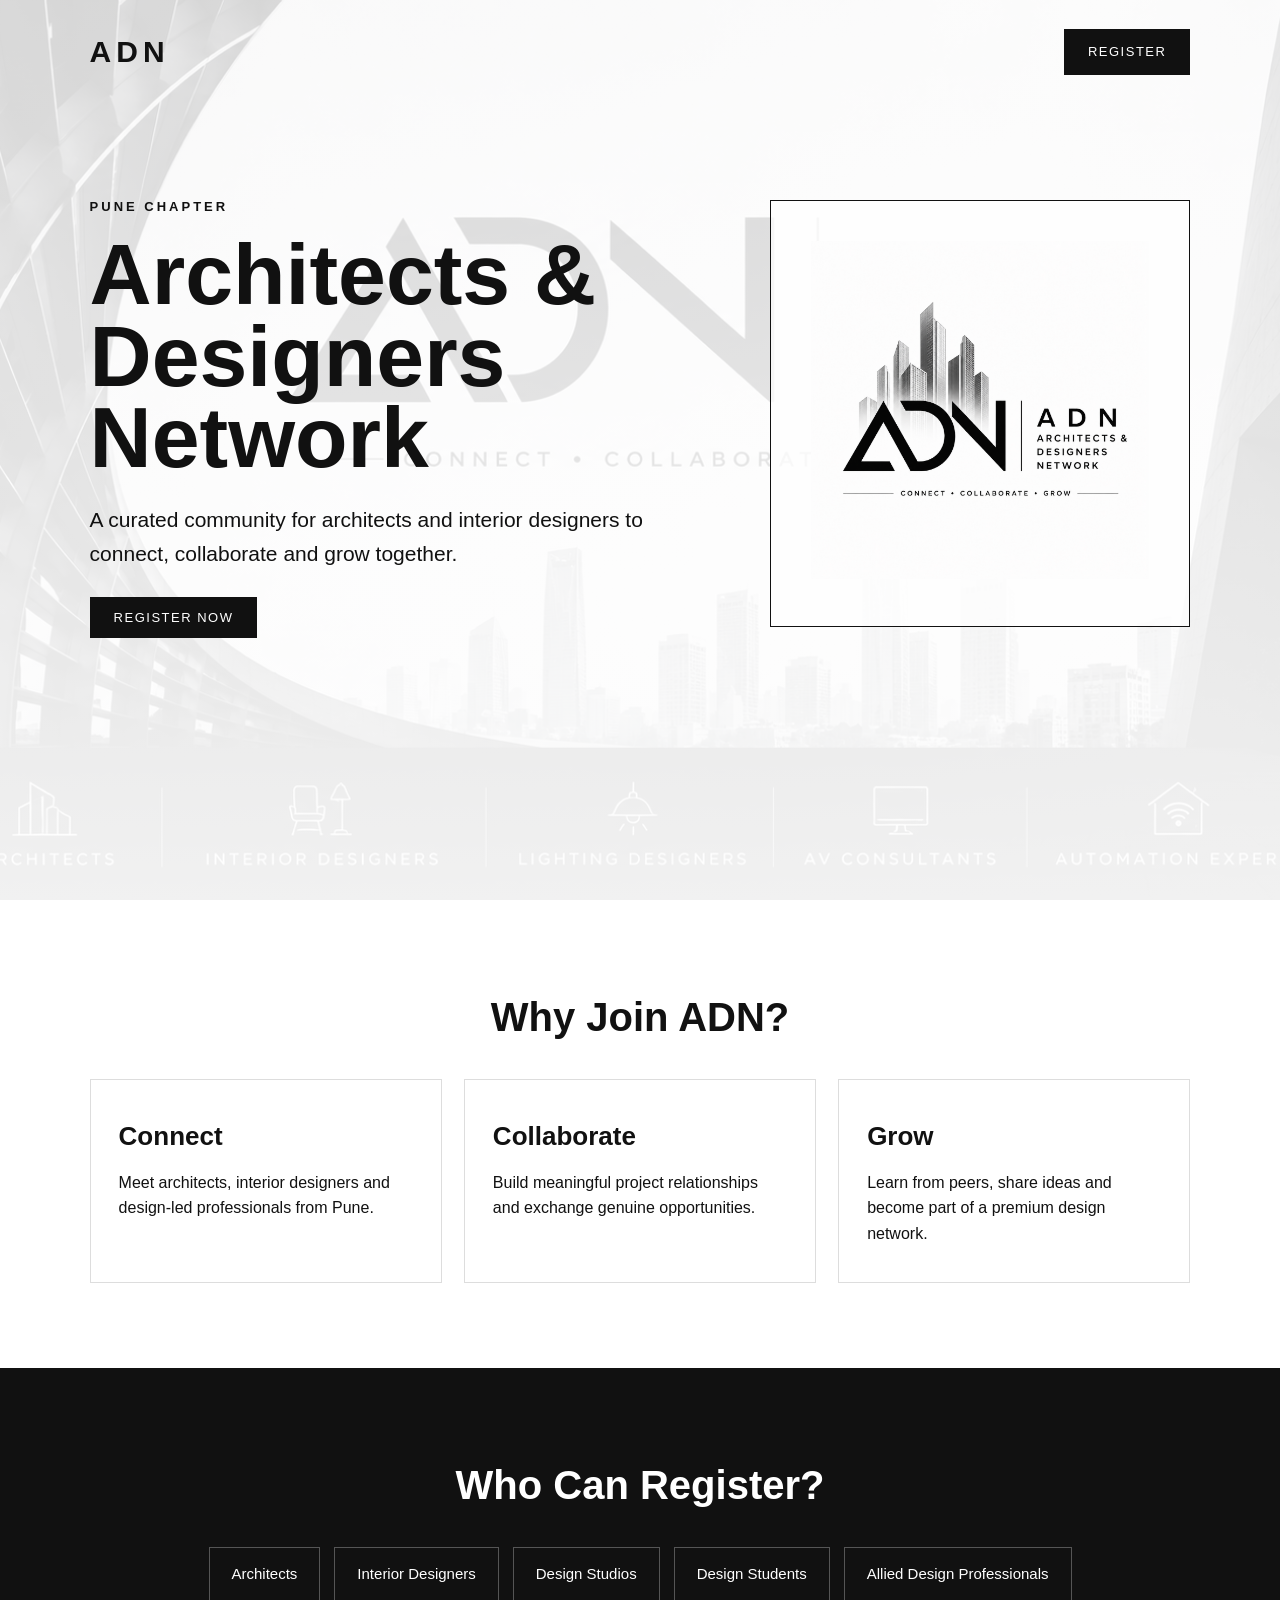
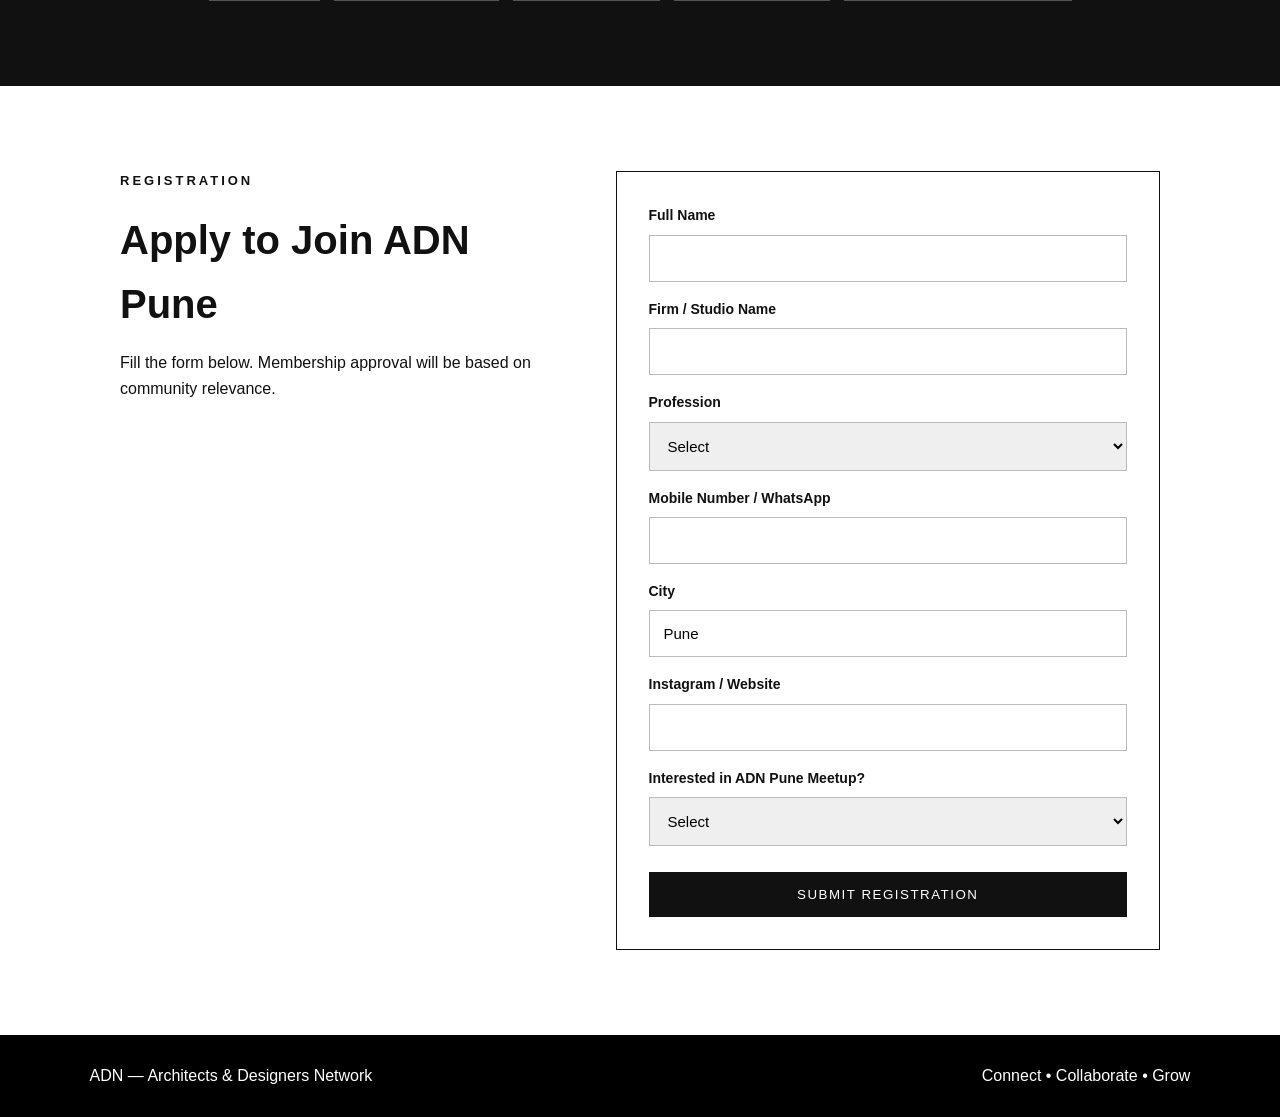
<file: index.html>
<!DOCTYPE html>
<html lang="en">
<head>
  <meta charset="UTF-8" />
  <meta name="viewport" content="width=device-width, initial-scale=1.0" />
  <title>ADN Pune | Architects & Designers Network</title>
  <link rel="stylesheet" href="styles.css" />
</head>
<body>
  <header class="hero">
    <nav>
      <div class="brand">ADN</div>
      <a href="#register" class="nav-btn">Register</a>
    </nav>

    <div class="hero-grid">
      <div class="hero-copy">
        <p class="eyebrow">Pune Chapter</p>
        <h1>Architects & Designers Network</h1>
        <p class="subtitle">A curated community for architects and interior designers to connect, collaborate and grow together.</p>
        <a href="#register" class="btn">Register Now</a>
      </div>
      <div class="hero-card">
        <img src="./logo.png" alt="ADN Logo" />
      </div>
    </div>
  </header>

  <section class="section">
    <h2>Why Join ADN?</h2>
    <div class="cards">
      <div class="card">
        <h3>Connect</h3>
        <p>Meet architects, interior designers and design-led professionals from Pune.</p>
      </div>
      <div class="card">
        <h3>Collaborate</h3>
        <p>Build meaningful project relationships and exchange genuine opportunities.</p>
      </div>
      <div class="card">
        <h3>Grow</h3>
        <p>Learn from peers, share ideas and become part of a premium design network.</p>
      </div>
    </div>
  </section>

  <section class="section dark">
    <h2>Who Can Register?</h2>
    <div class="tags">
      <span>Architects</span>
      <span>Interior Designers</span>
      <span>Design Studios</span>
      <span>Design Students</span>
      <span>Allied Design Professionals</span>
    </div>
  </section>

  <section id="register" class="section register">
    <div class="form-wrap">
      <div>
        <p class="eyebrow">Registration</p>
        <h2>Apply to Join ADN Pune</h2>
        <p>Fill the form below. Membership approval will be based on community relevance.</p>
      </div>

      <form action="https://formspree.io/f/YOUR_FORM_ID" method="POST">
        <label>Full Name
          <input type="text" name="full_name" required />
        </label>

        <label>Firm / Studio Name
          <input type="text" name="firm_name" required />
        </label>

        <label>Profession
          <select name="profession" required>
            <option value="">Select</option>
            <option>Architect</option>
            <option>Interior Designer</option>
            <option>Architect & Interior Designer</option>
            <option>Design Student</option>
            <option>Other</option>
          </select>
        </label>

        <label>Mobile Number / WhatsApp
          <input type="tel" name="mobile" required />
        </label>

        <label>City
          <input type="text" name="city" value="Pune" required />
        </label>

        <label>Instagram / Website
          <input type="text" name="website" />
        </label>

        <label>Interested in ADN Pune Meetup?
          <select name="meetup_interest" required>
            <option value="">Select</option>
            <option>Yes</option>
            <option>Maybe</option>
            <option>No</option>
          </select>
        </label>

        <button type="submit">Submit Registration</button>
<!--        <p class="note">Replace YOUR_FORM_ID with your Formspree ID, or connect this form to your backend.</p>-->
      </form>
    </div>
  </section>

  <footer>
    <p>ADN — Architects & Designers Network</p>
    <p>Connect • Collaborate • Grow</p>
  </footer>
</body>
</html>
</file>
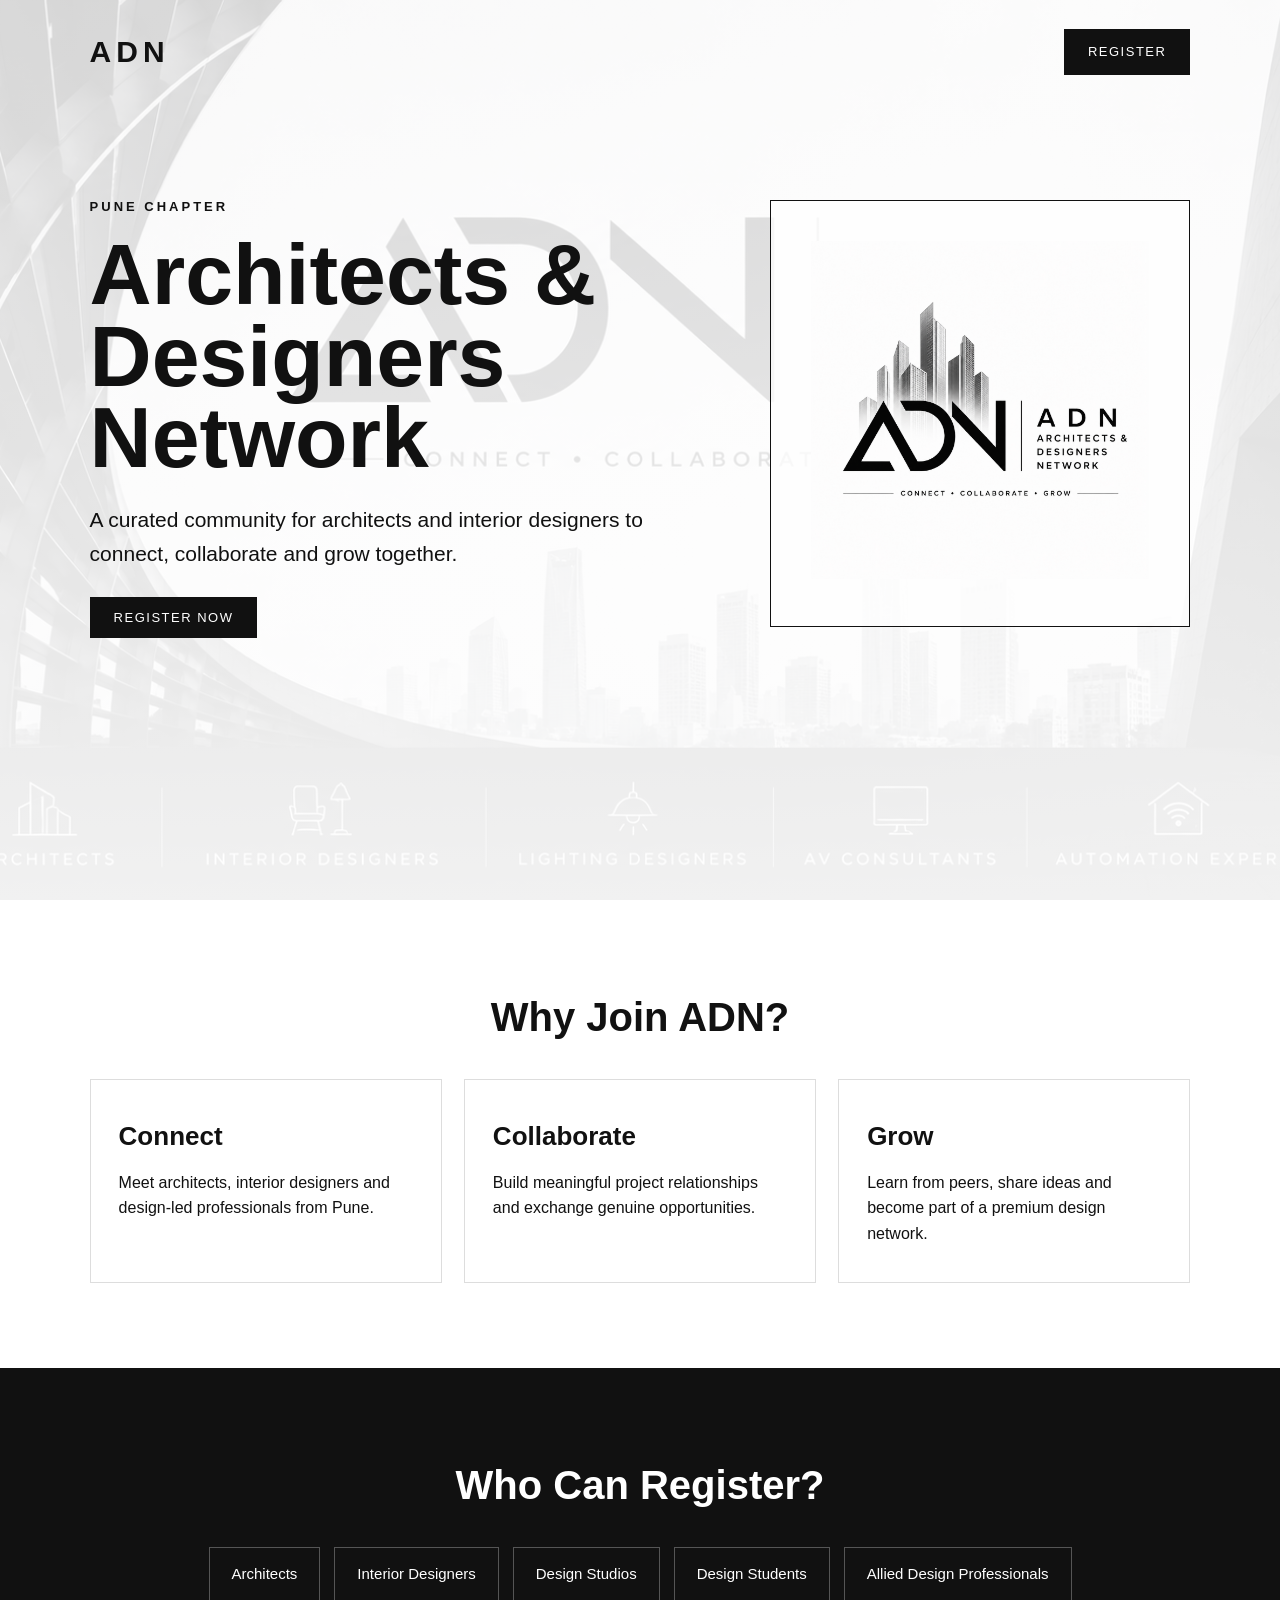
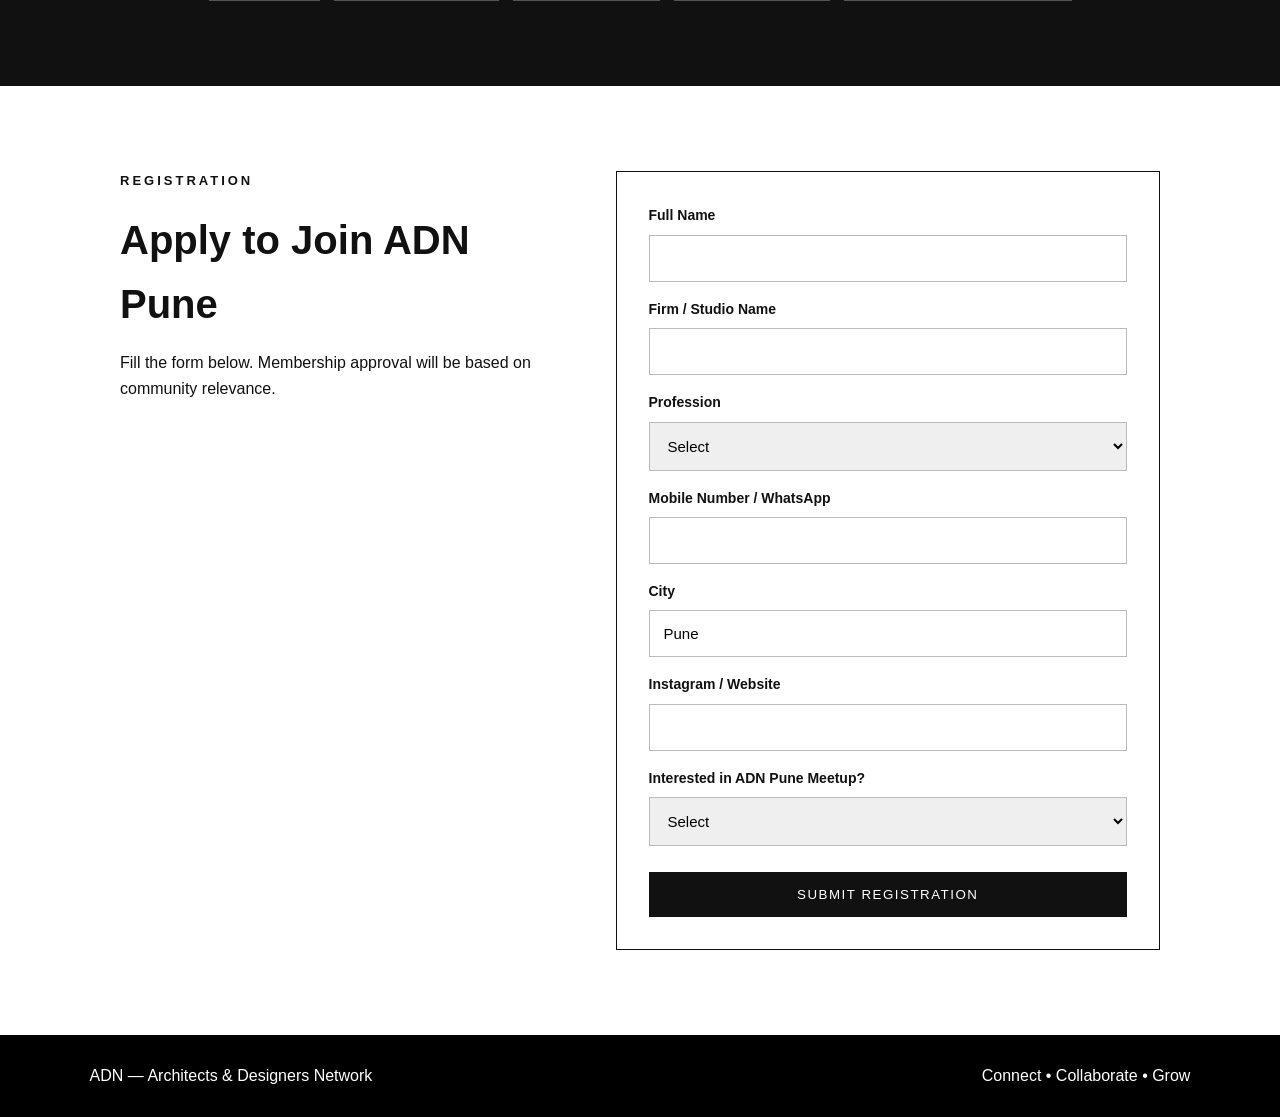
<file: template.html>
<!DOCTYPE html>
<html lang="en">
<head>
  <meta charset="UTF-8" />
  <meta name="viewport" content="width=device-width, initial-scale=1.0" />
  <title>ADN Pune | Architects & Designers Network</title>
  <link rel="stylesheet" href="styles.css" />
</head>
<body>
  <header class="hero">
    <nav>
      <div class="brand">ADN</div>
      <a href="#register" class="nav-btn">Register</a>
    </nav>

    <div class="hero-grid">
      <div class="hero-copy">
        <p class="eyebrow">Pune Chapter</p>
        <h1>Architects & Designers Network</h1>
        <p class="subtitle">A curated community for architects and interior designers to connect, collaborate and grow together.</p>
        <a href="#register" class="btn">Register Now</a>
      </div>
      <div class="hero-card">
        <img src="./logo.png" alt="ADN Logo" />
      </div>
    </div>
  </header>

  <section class="section">
    <h2>Why Join ADN?</h2>
    <div class="cards">
      <div class="card">
        <h3>Connect</h3>
        <p>Meet architects, interior designers and design-led professionals from Pune.</p>
      </div>
      <div class="card">
        <h3>Collaborate</h3>
        <p>Build meaningful project relationships and exchange genuine opportunities.</p>
      </div>
      <div class="card">
        <h3>Grow</h3>
        <p>Learn from peers, share ideas and become part of a premium design network.</p>
      </div>
    </div>
  </section>

  <section class="section dark">
    <h2>Who Can Register?</h2>
    <div class="tags">
      <span>Architects</span>
      <span>Interior Designers</span>
      <span>Design Studios</span>
      <span>Design Students</span>
      <span>Allied Design Professionals</span>
    </div>
  </section>

  <section id="register" class="section register">
    <div class="form-wrap">
      <div>
        <p class="eyebrow">Registration</p>
        <h2>Apply to Join ADN Pune</h2>
        <p>Fill the form below. Membership approval will be based on community relevance.</p>
      </div>

      <form action="https://formspree.io/f/YOUR_FORM_ID" method="POST">
        <label>Full Name
          <input type="text" name="full_name" required />
        </label>

        <label>Firm / Studio Name
          <input type="text" name="firm_name" required />
        </label>

        <label>Profession
          <select name="profession" required>
            <option value="">Select</option>
            <option>Architect</option>
            <option>Interior Designer</option>
            <option>Architect & Interior Designer</option>
            <option>Design Student</option>
            <option>Other</option>
          </select>
        </label>

        <label>Mobile Number / WhatsApp
          <input type="tel" name="mobile" required />
        </label>

        <label>City
          <input type="text" name="city" value="Pune" required />
        </label>

        <label>Instagram / Website
          <input type="text" name="website" />
        </label>

        <label>Interested in ADN Pune Meetup?
          <select name="meetup_interest" required>
            <option value="">Select</option>
            <option>Yes</option>
            <option>Maybe</option>
            <option>No</option>
          </select>
        </label>

        <button type="submit">Submit Registration</button>
<!--        <p class="note">Replace YOUR_FORM_ID with your Formspree ID, or connect this form to your backend.</p>-->
      </form>
    </div>
  </section>

  <footer>
    <p>ADN — Architects & Designers Network</p>
    <p>Connect • Collaborate • Grow</p>
  </footer>

  <script>
    document.addEventListener('DOMContentLoaded', () => {
      const form = document.querySelector('form');
      if (!form) return;

      form.addEventListener('submit', async (event) => {
        // Intercept standard HTML form navigation redirect
        event.preventDefault();

        const submitBtn = form.querySelector('button[type="submit"]');
        const originalText = submitBtn.textContent;
        submitBtn.disabled = true;
        submitBtn.textContent = 'Submitting...';

        // Extract input fields into a key-value data object
        const formData = new FormData(form);
        const data = Object.fromEntries(formData.entries());

        // Attach CSRF Token from meta tags if injected by server
        const csrfMeta = document.querySelector('meta[name="csrf-token"]');
        if (csrfMeta) {
          data.csrf_token = csrfMeta.getAttribute('content');
        }

        try {
          const response = await fetch('/api/register', {
            method: 'POST',
            headers: {
              'Content-Type': 'application/json',
              'Accept': 'application/json'
            },
            body: JSON.stringify(data)
          });

          const result = await response.json();

          if (response.ok) {
            showToast(result.message || 'Registration submitted successfully!', '#10b981');
            form.reset();
          } else {
            showToast(result.error || 'Submission failed. Please try again.', '#ef4444');
          }
        } catch (error) {
          console.error('[AJAX Error] Submission request failed:', error);
          showToast('Connection error. Please check your network and try again.', '#ef4444');
        } finally {
          submitBtn.disabled = false;
          submitBtn.textContent = originalText;
        }
      });

      function showToast(message, bgColor) {
        const toast = document.createElement('div');
        toast.style.position = 'fixed';
        toast.style.bottom = '24px';
        toast.style.right = '24px';
        toast.style.backgroundColor = bgColor;
        toast.style.color = '#ffffff';
        toast.style.padding = '14px 22px';
        toast.style.borderRadius = '6px';
        toast.style.boxShadow = '0 10px 15px -3px rgba(0,0,0,0.1), 0 4px 6px -2px rgba(0,0,0,0.05)';
        toast.style.fontFamily = 'system-ui, -apple-system, sans-serif';
        toast.style.fontSize = '14px';
        toast.style.fontWeight = '500';
        toast.style.zIndex = '9999';
        toast.style.transition = 'opacity 0.4s ease, transform 0.4s ease';
        toast.style.transform = 'translateY(20px)';
        toast.style.opacity = '0';
        toast.textContent = message;
        
        document.body.appendChild(toast);
        
        requestAnimationFrame(() => {
          toast.style.opacity = '1';
          toast.style.transform = 'translateY(0)';
        });

        setTimeout(() => {
          toast.style.opacity = '0';
          toast.style.transform = 'translateY(20px)';
          setTimeout(() => toast.remove(), 400);
        }, 4500);
      }
    });
  </script>
</body>
</html>
</file>
<file: styles.css>
* {
  box-sizing: border-box;
  margin: 0;
  padding: 0;
}

body {
  font-family: Arial, Helvetica, sans-serif;
  color: #111;
  background: #fff;
  line-height: 1.6;
}

.hero {
  min-height: 100vh;
  padding: 28px 7%;
  background: linear-gradient(rgba(255,255,255,.84), rgba(255,255,255,.94)), url('./cover.png') center/cover no-repeat;
}

nav {
  display: flex;
  justify-content: space-between;
  align-items: center;
}

.brand {
  font-size: 30px;
  font-weight: 900;
  letter-spacing: 5px;
}

.nav-btn, .btn {
  background: #111;
  color: #fff;
  padding: 13px 24px;
  text-decoration: none;
  text-transform: uppercase;
  font-size: 13px;
  letter-spacing: 1.5px;
}

.hero-grid {
  min-height: 75vh;
  display: grid;
  grid-template-columns: 1.2fr .8fr;
  gap: 50px;
  align-items: center;
}

.eyebrow {
  text-transform: uppercase;
  letter-spacing: 3px;
  font-size: 13px;
  margin-bottom: 16px;
  font-weight: 700;
}

h1 {
  font-size: clamp(46px, 7vw, 86px);
  line-height: .95;
  margin-bottom: 24px;
}

.subtitle {
  font-size: 21px;
  max-width: 620px;
  margin-bottom: 34px;
}

.hero-card {
  border: 1px solid #111;
  padding: 40px;
  background: rgba(255,255,255,.72);
}

.hero-card img {
  width: 100%;
}

.section {
  padding: 85px 7%;
  text-align: center;
}

.section h2 {
  font-size: 40px;
  margin-bottom: 30px;
}

.cards {
  display: grid;
  grid-template-columns: repeat(3, 1fr);
  gap: 22px;
}

.card {
  border: 1px solid #ddd;
  padding: 36px 28px;
  text-align: left;
}

.card h3 {
  font-size: 26px;
  margin-bottom: 12px;
}

.dark {
  background: #111;
  color: #fff;
}

.tags {
  display: flex;
  flex-wrap: wrap;
  justify-content: center;
  gap: 14px;
}

.tags span {
  border: 1px solid #555;
  padding: 14px 22px;
  font-size: 15px;
}

.register {
  text-align: left;
}

.form-wrap {
  max-width: 1040px;
  margin: auto;
  display: grid;
  grid-template-columns: .9fr 1.1fr;
  gap: 50px;
  align-items: start;
}

.form-wrap h2 {
  text-align: left;
  margin-bottom: 14px;
}

form {
  display: grid;
  gap: 16px;
  padding: 32px;
  border: 1px solid #111;
}

label {
  font-size: 14px;
  font-weight: 700;
}

input, select {
  width: 100%;
  margin-top: 8px;
  padding: 14px;
  border: 1px solid #bbb;
  font-size: 15px;
}

button {
  margin-top: 10px;
  padding: 15px;
  background: #111;
  color: #fff;
  border: 0;
  text-transform: uppercase;
  letter-spacing: 1.5px;
  cursor: pointer;
}

.note {
  font-size: 12px;
  color: #666;
}

footer {
  background: #000;
  color: #fff;
  padding: 28px 7%;
  display: flex;
  justify-content: space-between;
  gap: 20px;
}

@media(max-width: 800px) {
  .hero-grid, .cards, .form-wrap {
    grid-template-columns: 1fr;
  }

  .hero-card {
    display: none;
  }

  footer {
    flex-direction: column;
    text-align: center;
  }
}
</file>
